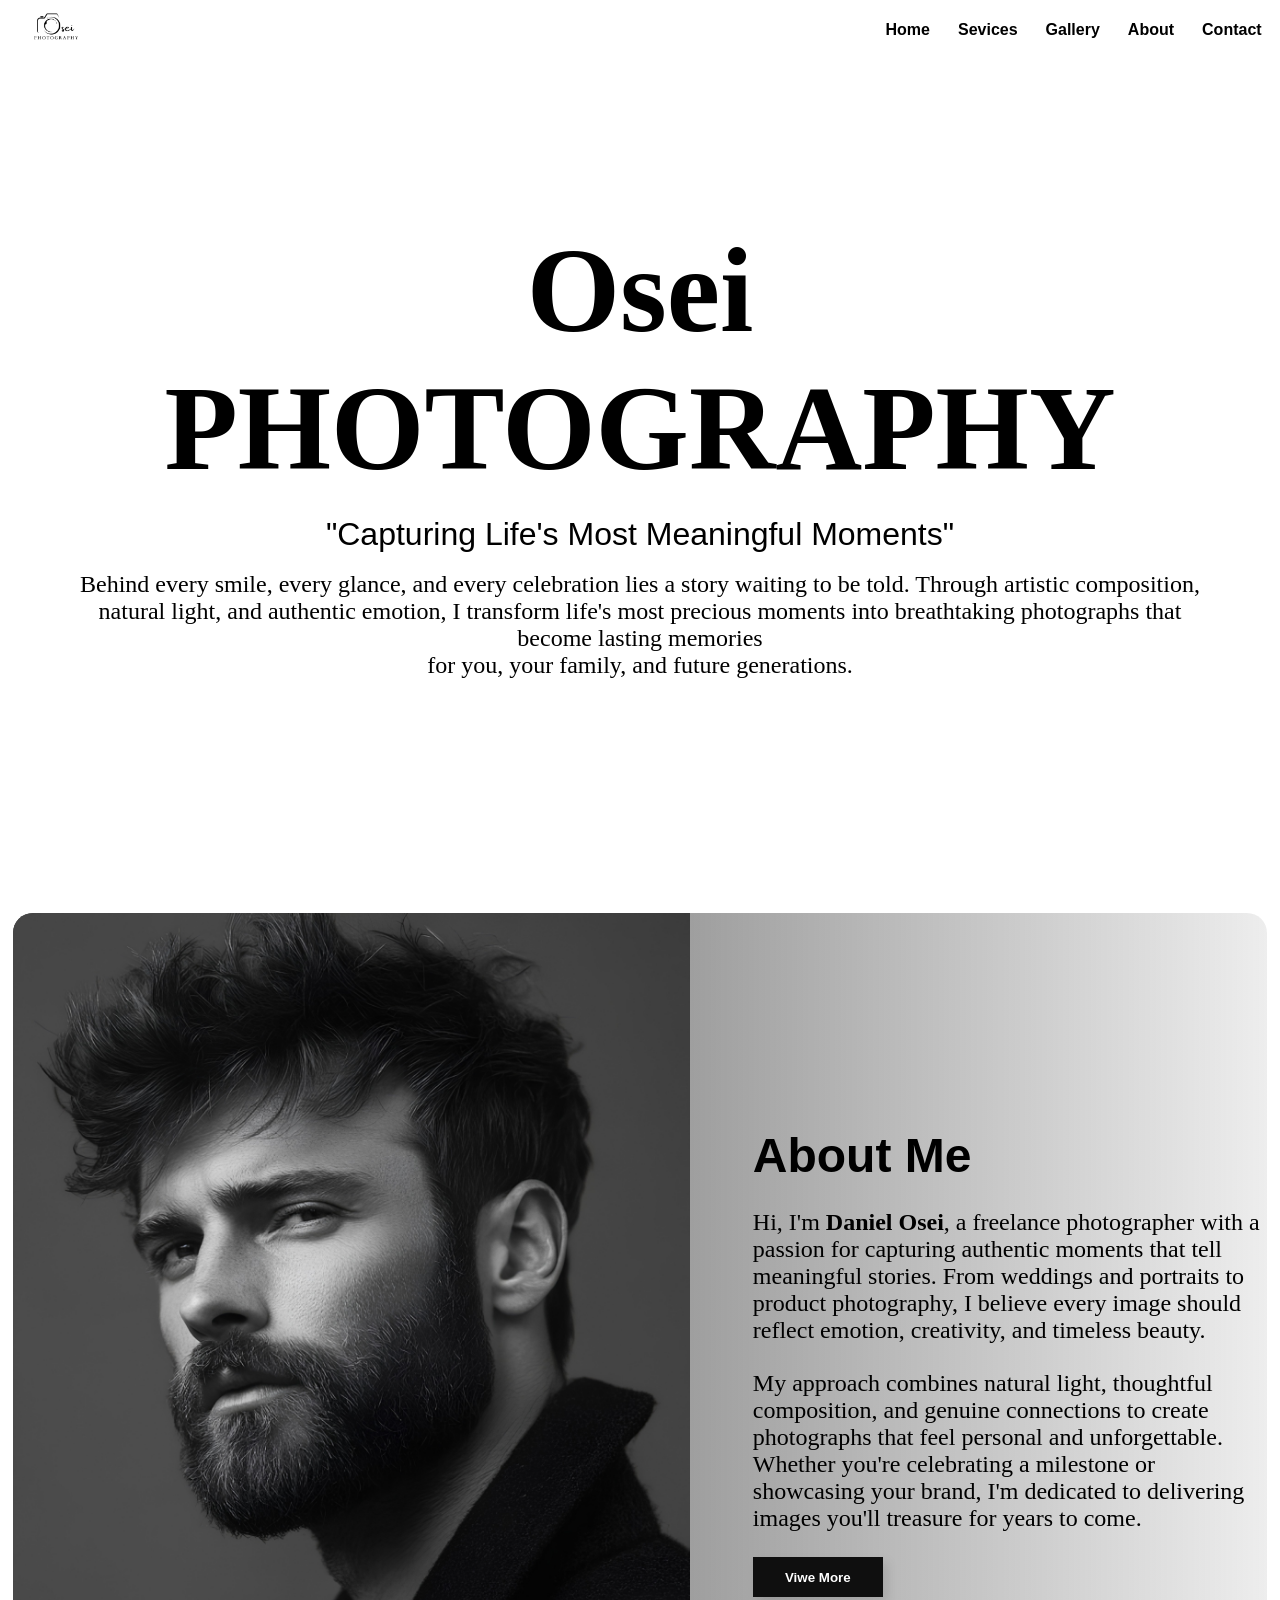
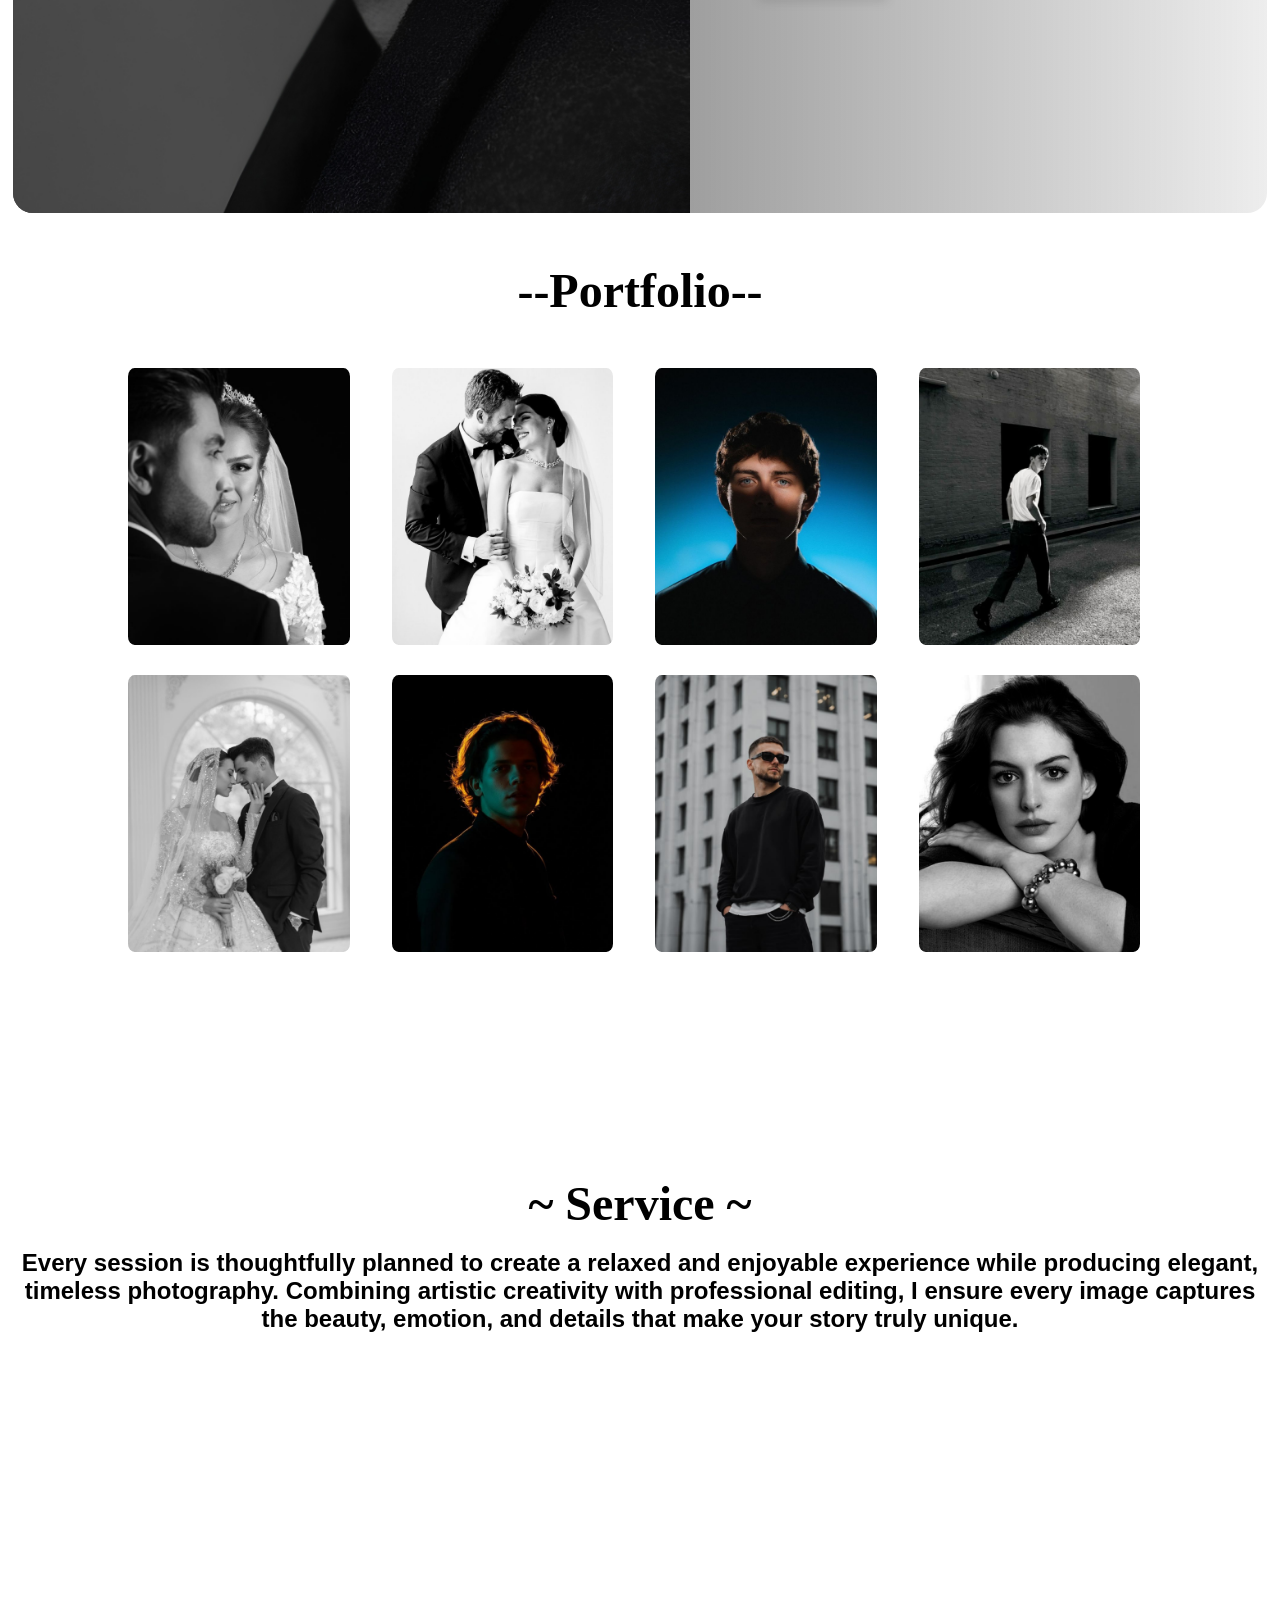
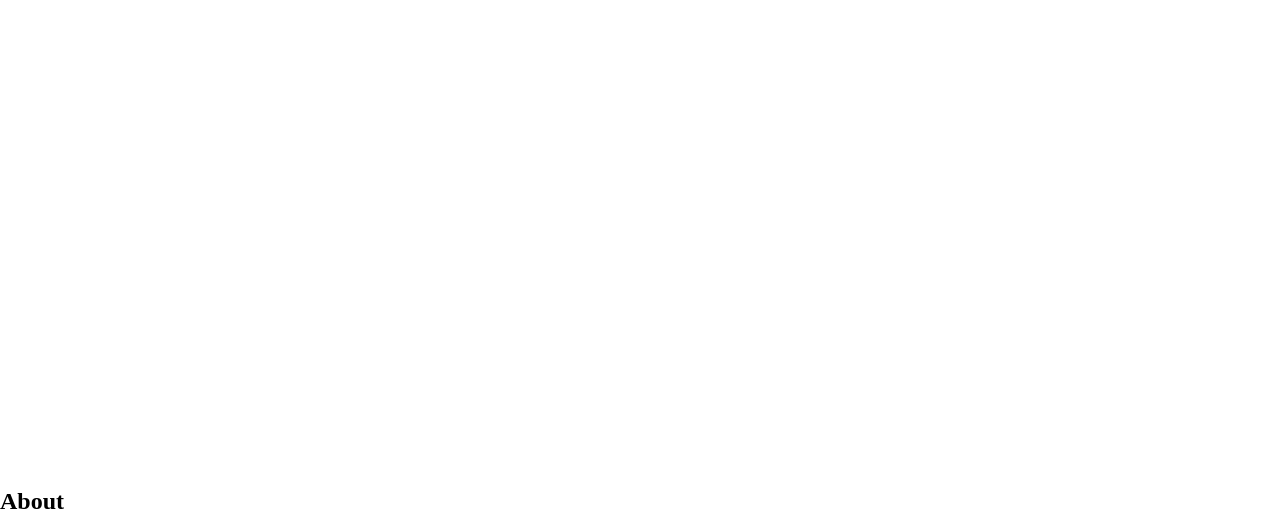
<file: index.html>
<!DOCTYPE html>
<html lang="en">

<head>
  <meta charset="UTF-8">
  <meta name="viewport" content="width=device-width, initial-scale=1.0">
  <title>Home</title>
  <link rel="stylesheet" href="css\style.css" />
</head>

<body>
  <Section class="header">
    <nav class="navbar">
      <a href="index.html"><img src="/img/logo.png" alt=""></a>
      <div class="nav-links">
        <ul>
          <li><a href="#">Home</a></li>
          <li><a href="#">Sevices</a></li>
          <li><a href="#">Gallery</a></li>
          <li><a href="#">About</a></li>
          <li><a href="#">Contact</a></li>
        </ul>
      </div>
    </nav>
  </Section>
  <section class="hero">
    <div class="text">
      <h1>Osei PHOTOGRAPHY</h1><br>
      <h2>"Capturing Life's Most Meaningful Moments"</h2><br>
      <p>Behind every smile, every glance, and every celebration lies a story waiting to be told. Through artistic
        composition, <br> natural light, and authentic emotion, I transform life's most precious moments into
        breathtaking photographs that become lasting memories<br> for you, your family, and future generations.</p>
    </div>
  </section>

  <section class="about">


    <div class="about-image">
      <img src="img\Untitled design.png" alt="Daniel Osei">
    </div>

    <div class="line">
      <h2>About Me</h2>
      <p>
        Hi, I'm <strong>Daniel Osei</strong>, a freelance photographer with a passion for
        capturing authentic moments that tell meaningful stories. From weddings and portraits
        to product photography, I believe every image should reflect emotion, creativity, and
        timeless beauty.
      </p>

      <p>
        My approach combines natural light, thoughtful composition, and genuine connections to
        create photographs that feel personal and unforgettable. Whether you're celebrating a
        milestone or showcasing your brand, I'm dedicated to delivering images you'll treasure
        for years to come.
      </p>

      <button class="Btn">
        Viwe More
      </button>

    </div>


  </section>

  <section class="portfolio">
    <h1>--Portfolio--</h1>
    <div class="gallery">
      <img src="/img/1.png" alt="">
      <img src="/img/2.png" alt="">
      <img src="/img/3.png" alt="">
      <img src="/img/4.png" alt="">
      <img src="/img/5.png" alt="">
      <img src="/img/6.png" alt="">
      <img src="/img/7.png" alt="">
      <img src="/img/8.png" alt="">
    </div>
  </section>

  <section class="service">
    <div class="Stext">
      <h1>~ Service ~</h1><br>
      <h2>Every session is thoughtfully planned to create a relaxed and enjoyable experience while producing elegant,
        timeless photography. Combining artistic creativity with professional editing, I ensure every image captures the
        beauty, emotion, and details that make your story truly unique.</h2>

    </div>
  </section>

  <section class="contact">
    <div class="text3">
      <h1>About</h1>

    </div>
  </section>
</body>


</html>
</file>
